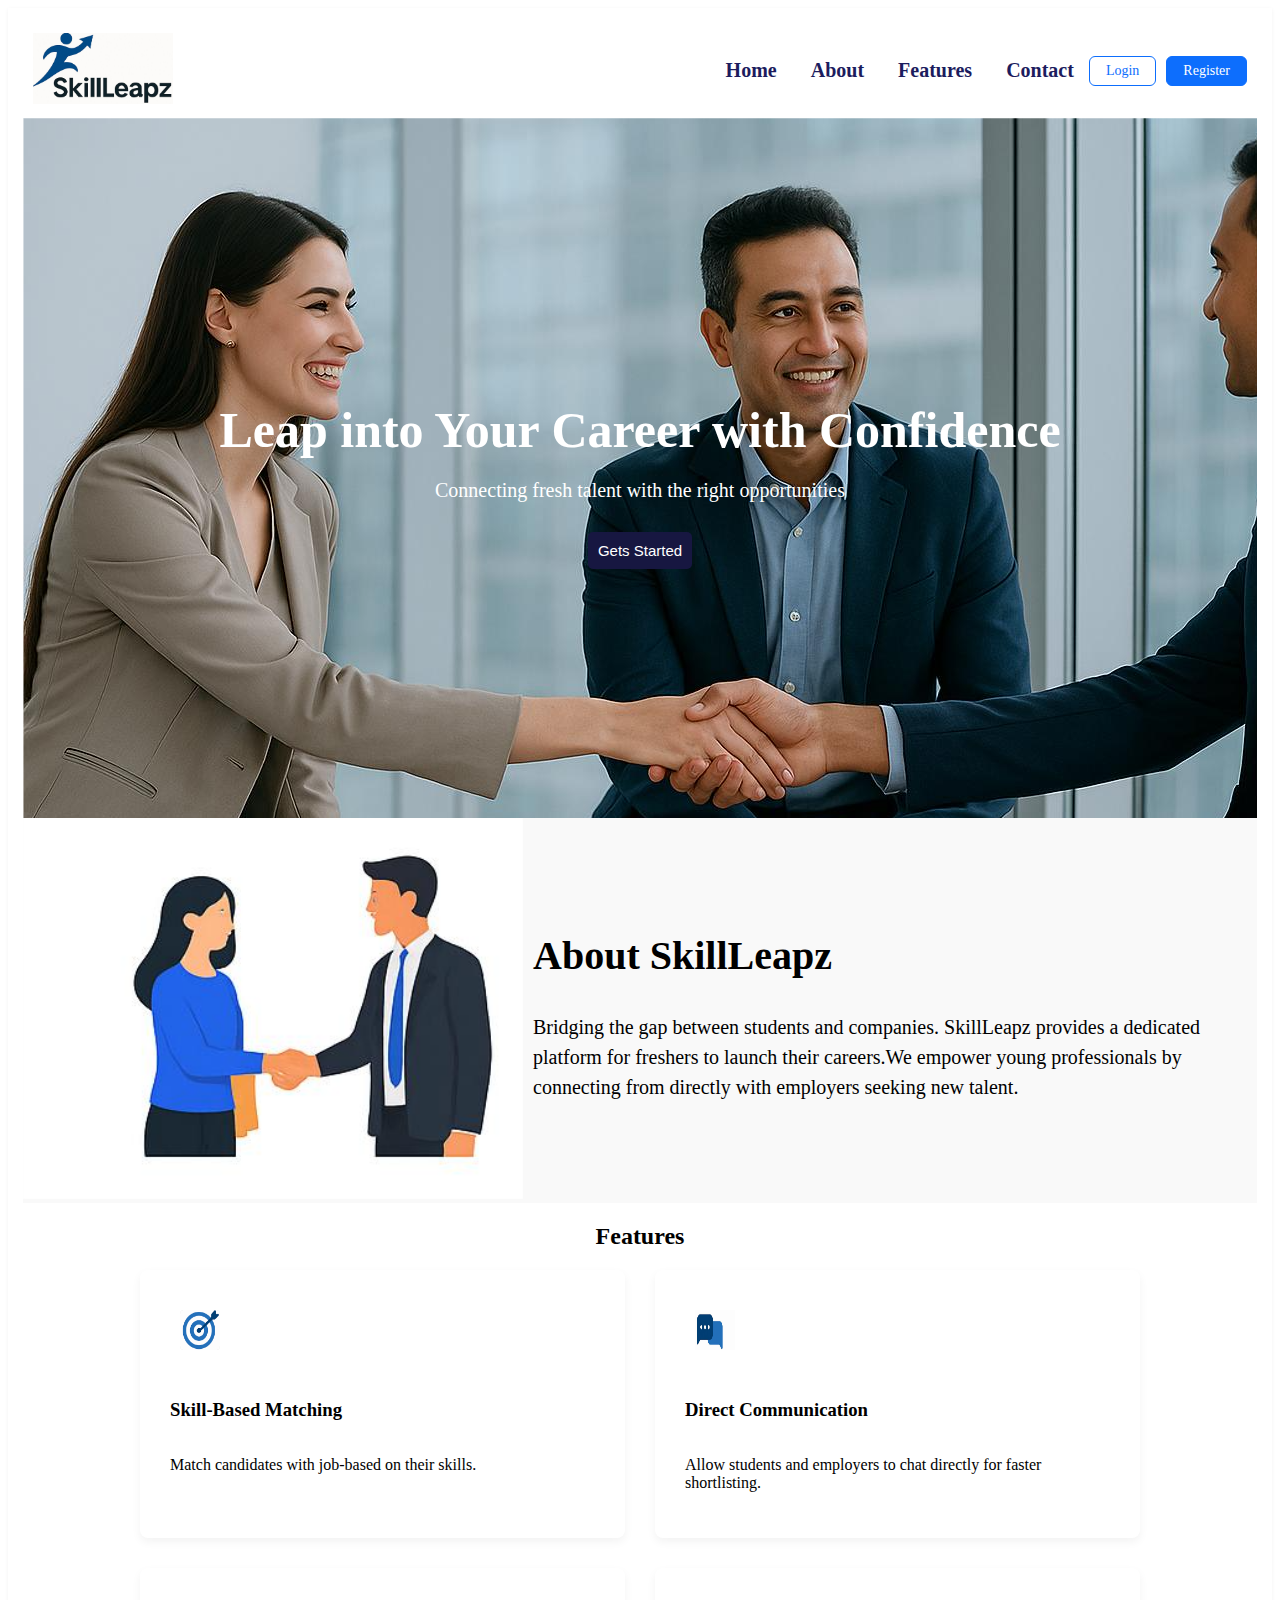
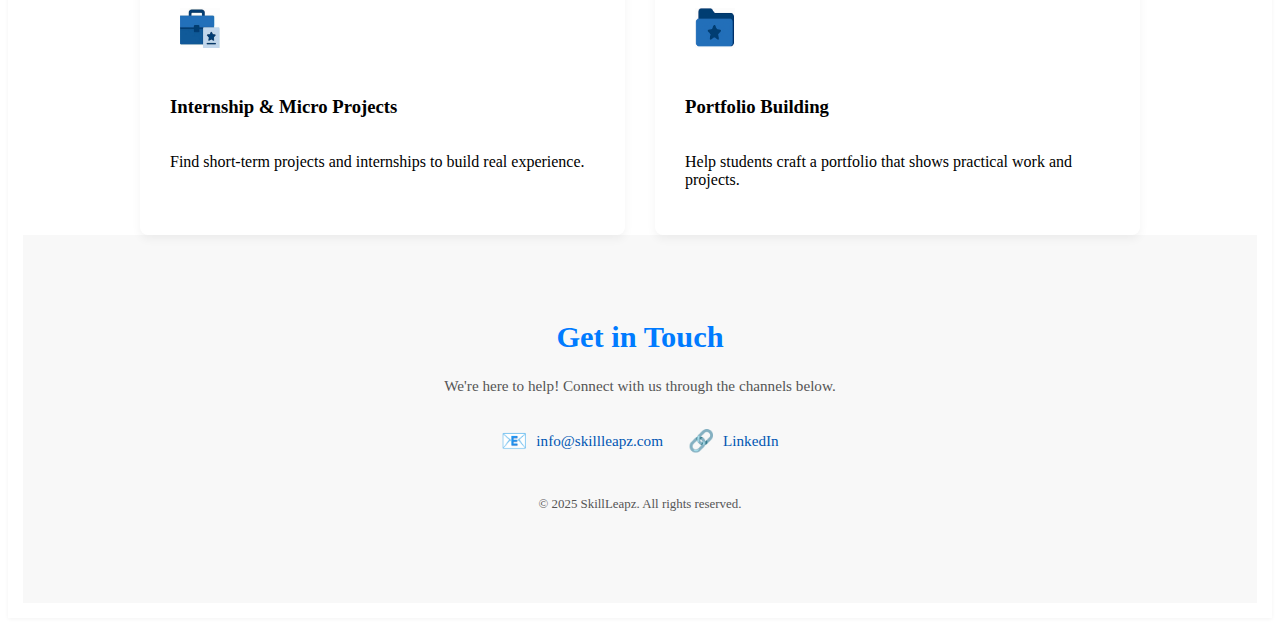
<file: files/index.html>
<!DOCTYPE html>
<html lang="en">
<head>
    <meta charset="UTF-8">
    <meta name="viewport" content="width=device-width, initial-scale=1.0">
    <title>index</title>
    <style>
    .navbar {
    background: #fff;
    padding: 15px ;
    border-bottom: none; 
    box-shadow: 0 1px 4px rgba(0,0,0,0.05);
    }
    .navbar .container {
    display: flex;
    align-items: center;
    justify-content: space-between;
    margin: 0 ;
    padding: 10px;
    }
    .nav-links{
      margin-left: auto;
    }
    .nav-links a {
    text-decoration: none;
    color: rgb(28, 28, 94);
    font-weight: bold;
    font-size: 20px;
    margin: 15px; 
  }
   .nav-links a:hover {
    color: #4169a5;
  }

  .nav-buttons {
    display: flex;
    gap: 10px;
  }
   .btn {
    padding: 6px 16px;
    font-size: 14px;
    font-weight: 500;
    border-radius: 6px; 
    text-decoration: none;
    border: 1px solid #ccc;
    transition: 0.3s;
  }

  .btn.login {
    background: white;
    color: #0d6efd;
    border: 1px solid #0d6efd;
  }

  .btn.login:hover {
    background: #0d6efd;
    color: white;
  }
    .btn.register {
    background: #0d6efd;
    color: white;
    border: 1px solid #0d6efd;
  }

  .btn.register:hover {
    background: #084298;
    border-color: #084298;
  }
  .banner{
    background-image: url(Assests/banner.png);
    height: 700px;
    display: flex;
    justify-content: center;
    align-items: center;
    color: white;
    text-align: center;
    width: 100%; 
    object-fit: cover;
  }
  .banner-content{
    padding: 20px;
    border-radius: 10px;
  }
  .banner h1{
    font-size: 50px;
    margin-bottom: 10px;
  }
  .banner p{
    font-size: 20px;
    margin-bottom: 30px;
  }
  .banner button{
    background-color:rgb(23, 23, 65) ;
    border:none;
    color: white;
    padding: 10px;
    font-size: 15px;
    border-radius: 5px;
    cursor: pointer;
  }
  .banner button :hover{
    background-color:#084298 
  }
  .about{
    
    background-color: #f9f9f9;

  }  
  .about-content {
    display: flex;
    flex-direction: row-reverse;
    align-items: center;
    justify-content: space-between;
    gap: 10px;
    
  } 
   .about-text h2 {
    font-size: 40px;
   
  }
  .about-text p {
    font-size: 20px;
    line-height: 1.5;
  }
  .about-text{
    flex: 3;
  }
  .about-image{
    flex: 1;
  }
  .about-image img {
    width: 500px;
  } 
  /* Styling for the grid container */
.features-grid {
    display: grid; /* <--- THIS IS KEY for the 2x2 layout */
    grid-template-columns: repeat(2, 1fr); /* <--- THIS IS KEY for two columns */
    gap: 30px; 
    max-width: 1000px; 
    margin: 0 auto; 
}

/* Styling for individual feature items */
.feature-item {
    background-color: #fff; 
    padding: 30px;
    border-radius: 8px; 
    box-shadow: 0 4px 10px rgba(0, 0, 0, 0.05); 
    text-align: left; 
    display: flex;
    flex-direction: column;
    align-items: flex-start;
}

.feature-item .feature-icon {
    width: 60px; 
    height: 60px;
    display: flex; 
    justify-content: center;
    align-items: center; 
    margin-bottom: 20px; 
}

.feature-item .feature-icon img {
    width: 40px; 
    height: 40px;
}

@media (max-width: 768px) {
    .features-grid {
        grid-template-columns: 1fr; 
    }
}

.contact-us-mini {
    padding: 60px 20px; 
    text-align: center;
    background-color: #f8f8f8; 
    color: #333;
    font-size: 0.95em; 
}

.contact-us-mini h2 {
    font-size: 2em; 
    margin-bottom: 20px; 
    color: #007bff;
}

.contact-us-mini p {
    max-width: 600px;
    margin: 0 auto 30px auto; 
    line-height: 1.5;
    color: #555;
}

.contact-links-mini {
    display: flex; 
    flex-wrap: wrap;
    justify-content: center; 
    gap: 25px; 
    margin-bottom: 40px; 
}

.contact-link-item {
    display: flex; 
    align-items: center;
    text-decoration: none; 
    color: #0056b3; 
    font-weight: 500;
    transition: color 0.3s ease;
}

.contact-link-item .icon {
    font-size: 1.4em; 
    margin-right: 8px; 
    color: #007bff; 
}

.contact-link-item:hover {
    color: #003f8e;
    text-decoration: underline; 
}

.copyright-text {
    font-size: 0.85em;
    color: #777;
    margin-top: 40px;
}


@media (max-width: 600px) {
    .contact-links-mini {
        flex-direction: column;
        align-items: center; 
        gap: 15px; 
    }
}



    </style>
</head>
<body>
    <header class="navbar">
  <div class="container">
    <div class="logo">
      <img src="Assests/logo.jpg" width="140px" >
    </div>
    <div class="nav-links" >
    <nav>
        <a href="#">Home</a>
        <a href="#About section">About</a>
        <a href="#Featuress">Features</a>
        <a href="#contact-section">Contact</a>
    </nav>
  </div>
    <div class="nav-buttons">
      <a href="Login.html" class="btn login">Login</a>
      <a href="Register.html" class="btn register">Register</a>
    </div>
  </div>
  <!--BANNER-->
  <section class="banner">
    <div class="banner-content">
       <h1>Leap into Your Career with Confidence </h1>
       <p> Connecting fresh talent with the right opportunities </p>
       <button>Gets Started</button>
    </div>
  </section>
  <!--ABOUT-->
  <section id="About section" class="about">
    <div class="about-content">
        <div class="about-text">
            <h2>About SkillLeapz</h2>
            <p>
                Bridging the gap between students and companies. SkillLeapz provides a dedicated platform for freshers to launch their careers.We empower young professionals by connecting from directly with employers seeking new talent. 
            </p>
        </div>
        <div class="about-image">
            <img src="Assests/about.png" >
        </div>
    </div>
</section>
<!--FEATURES-->
<section id="Featuress" class="features-section">
  <center>  <h2>Features</h2> </center>
    <div class="features-grid">
      
        <div class="feature-item">
            <div class="feature-icon">
                <img src="Assests/skill icon.png">
            </div>
            <h3>Skill-Based Matching</h3>
            <p>Match candidates with job-based on their skills.</p>
        </div>
        <div class="feature-item">
            <div class="feature-icon">
                <img src="Assests/communication.png">
            </div>
            <h3>Direct Communication</h3>
            <p>Allow students and employers to chat directly for faster shortlisting.</p>
        </div>

        <div class="feature-item">
            <div class="feature-icon">
                <img src="Assests/internship.png">
            </div>
            <h3>Internship & Micro Projects</h3>
            <p>Find short-term projects and internships to build real experience.</p>
        </div>

        <div class="feature-item">
            <div class="feature-icon">
                <img src="Assests/portfolio.png">
            </div>
            <h3>Portfolio Building</h3>
            <p>Help students craft a portfolio that shows practical work and projects.</p>
        </div>
        </div>
</section>
<!--CONTACT-->
<section id="contact-section" class="contact-us-mini">
    <h2>Get in Touch</h2>
    <p>We're here to help! Connect with us through the channels below.</p>

    <div class="contact-links-mini">
        <a href="mailto:info@skillleapz.com" class="contact-link-item">
            <span class="icon">📧</span>
            <span>info@skillleapz.com</span>
        </a>
        <a href="https://linkedin.com/company/skillleapz" target="_blank" class="contact-link-item">
            <span class="icon">🔗</span>
            <span>LinkedIn</span>
        </a>
        </div>

    <p class="copyright-text">
        &copy; 2025 SkillLeapz. All rights reserved.
    </p>
</section>
</header>
</body>
</html>
</file>
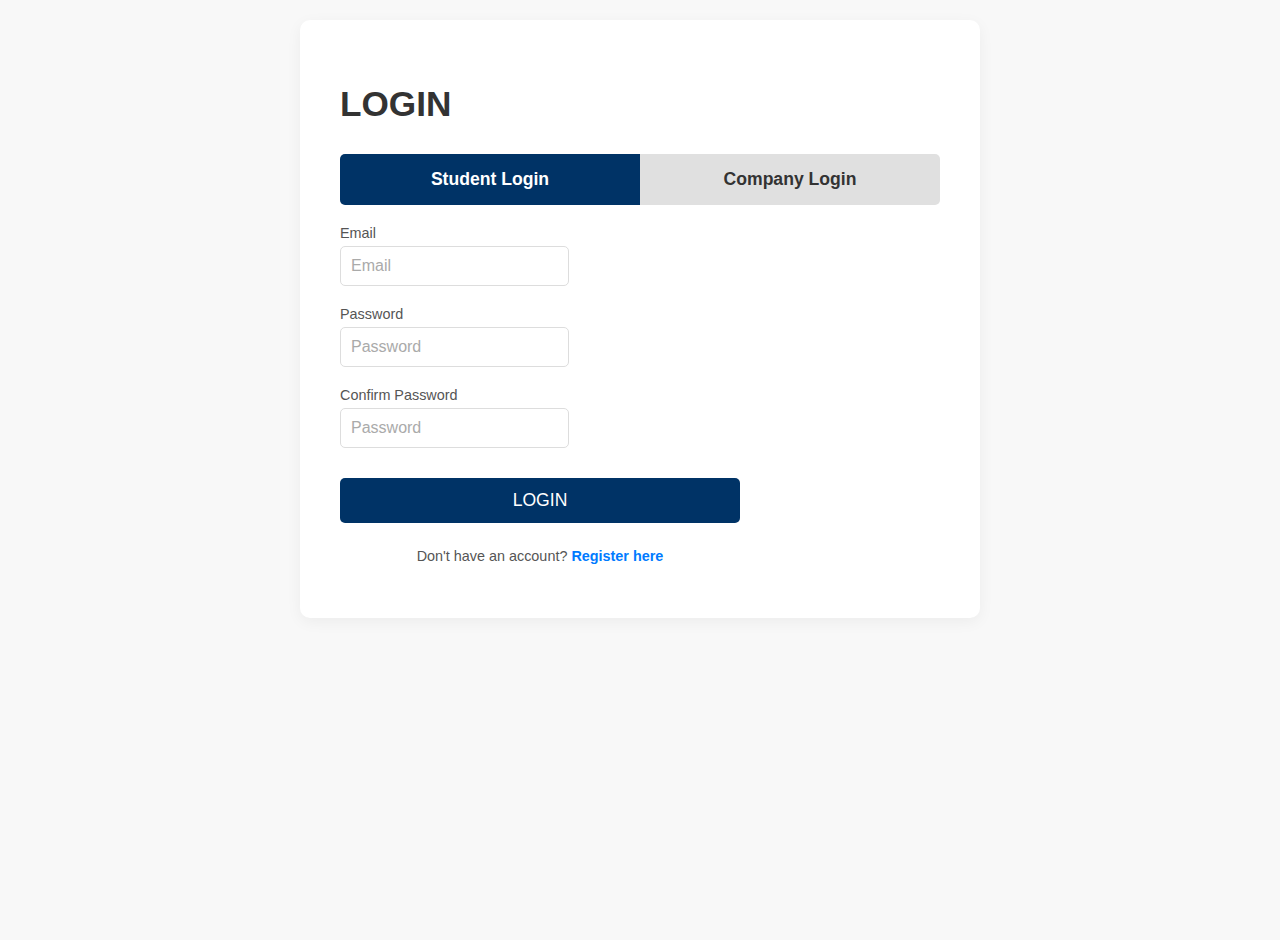
<file: files/Login.html>
<!DOCTYPE html>
<html lang="en">
<head>
    <meta charset="UTF-8">
    <meta name="viewport" content="width=device-width, initial-scale=1.0">
    <title>Login</title>
    <link rel="stylesheet" href="Login.css"> </head>
<body>
    <div class="container">
        <h1>LOGIN</h1>
        <div class="login-tabs">
            <h2 class="active">Student Login</h2>
            <h2 class="clickable">Company Login</h2>
        </div>

        <form action="Studentdash.html" method="get" class="login-form">
            <div class="form-group">
                <label for="email">Email</label>
                <input type="email" id="email" placeholder="Email" required>
            </div>
            <div class="form-group">
                <label for="password">Password</label>
                <input type="password" id="password" placeholder="Password" required>
            </div>

            <div class="form-group">
                <label for="password2"> Confirm Password</label>
                <input type="password" id="password2" placeholder="Password">
            </div>
            
            <button type="submit" class="login-button">LOGIN</button>

            <p class="register-link">Don't have an account? <a href="register.html">Register here</a></p>
        </form>

</body>
</html>
</file>
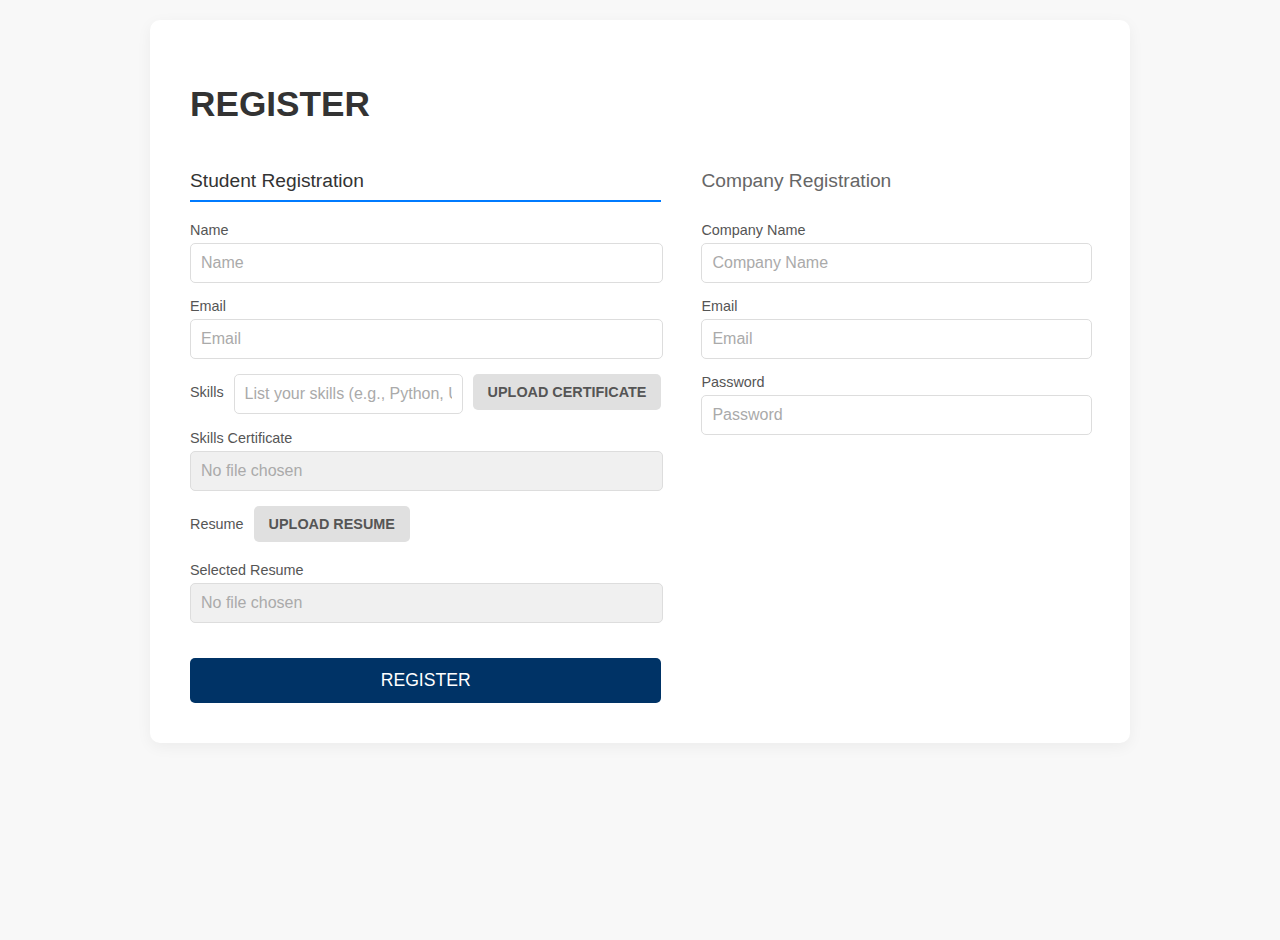
<file: files/Register.html>
<!DOCTYPE html>
<html lang="en">
<head>
    <meta charset="UTF-8">
    <meta name="viewport" content="width=device-width, initial-scale=1.0">
    <title>Register</title>
    <link rel="stylesheet" href="Register.css">
</head>
<body>
    <div class="container">
        <h1>REGISTER</h1>
        <div class="registration-forms" >
            <form action="Studentdash.html" method="get"> 
                <div class="student-registration">
                    <h2 class="active">Student Registration</h2>
                    <div class="form-group">
                        <label for="studentName">Name</label>
                        <input type="text" id="studentName" placeholder="Name" > </div>
                    <div class="form-group">
                        <label for="studentEmail">Email</label>
                        <input type="email" id="studentEmail" placeholder="Email"> </div>

                    <div class="form-group skills-upload">
                        <label for="studentSkills">Skills</label>
                        <input type="text" id="studentSkills" placeholder="List your skills (e.g., Python, UI/UX)">
                        <input type="file" id="skillsCertificateUpload" class="hidden-file-input">
                        <label for="skillsCertificateUpload" class="upload-button">UPLOAD CERTIFICATE</label>
                    </div>
                    <div class="form-group">
                        <label for="skillsCertificateDisplay">Skills Certificate</label>
                        <input type="text" id="skillsCertificateDisplay" placeholder="No file chosen" readonly>
                    </div>

                    <div class="form-group resume-upload-section">
                        <label for="studentResume">Resume</label>
                        <input type="file" id="resumeUpload" class="hidden-file-input">
                        <label for="resumeUpload" class="upload-button">UPLOAD RESUME</label>
                    </div>
                    <div class="form-group">
                        <label for="studentResumeDisplay">Selected Resume</label>
                        <input type="text" id="studentResumeDisplay" placeholder="No file chosen" readonly>
                    </div>
                    <button type="submit" class="register-button">REGISTER</button>
                </div>
            </form>

            <div class="company-registration">
                <h2 class="clickable">Company Registration</h2>
                <div class="form-group">
                    <label for="companyName">Company Name</label>
                    <input type="text" id="companyName" placeholder="Company Name" > </div>
                <div class="form-group">
                    <label for="companyEmail">Email</label>
                    <input type="email" id="companyEmail" placeholder="Email" > </div>
                <div class="form-group">
                    <label for="companyPassword">Password</label>
                    <input type="password" id="companyPassword" placeholder="Password"> </div>
                </div>
            </div>
        </div>
</body>
</html>
</file>
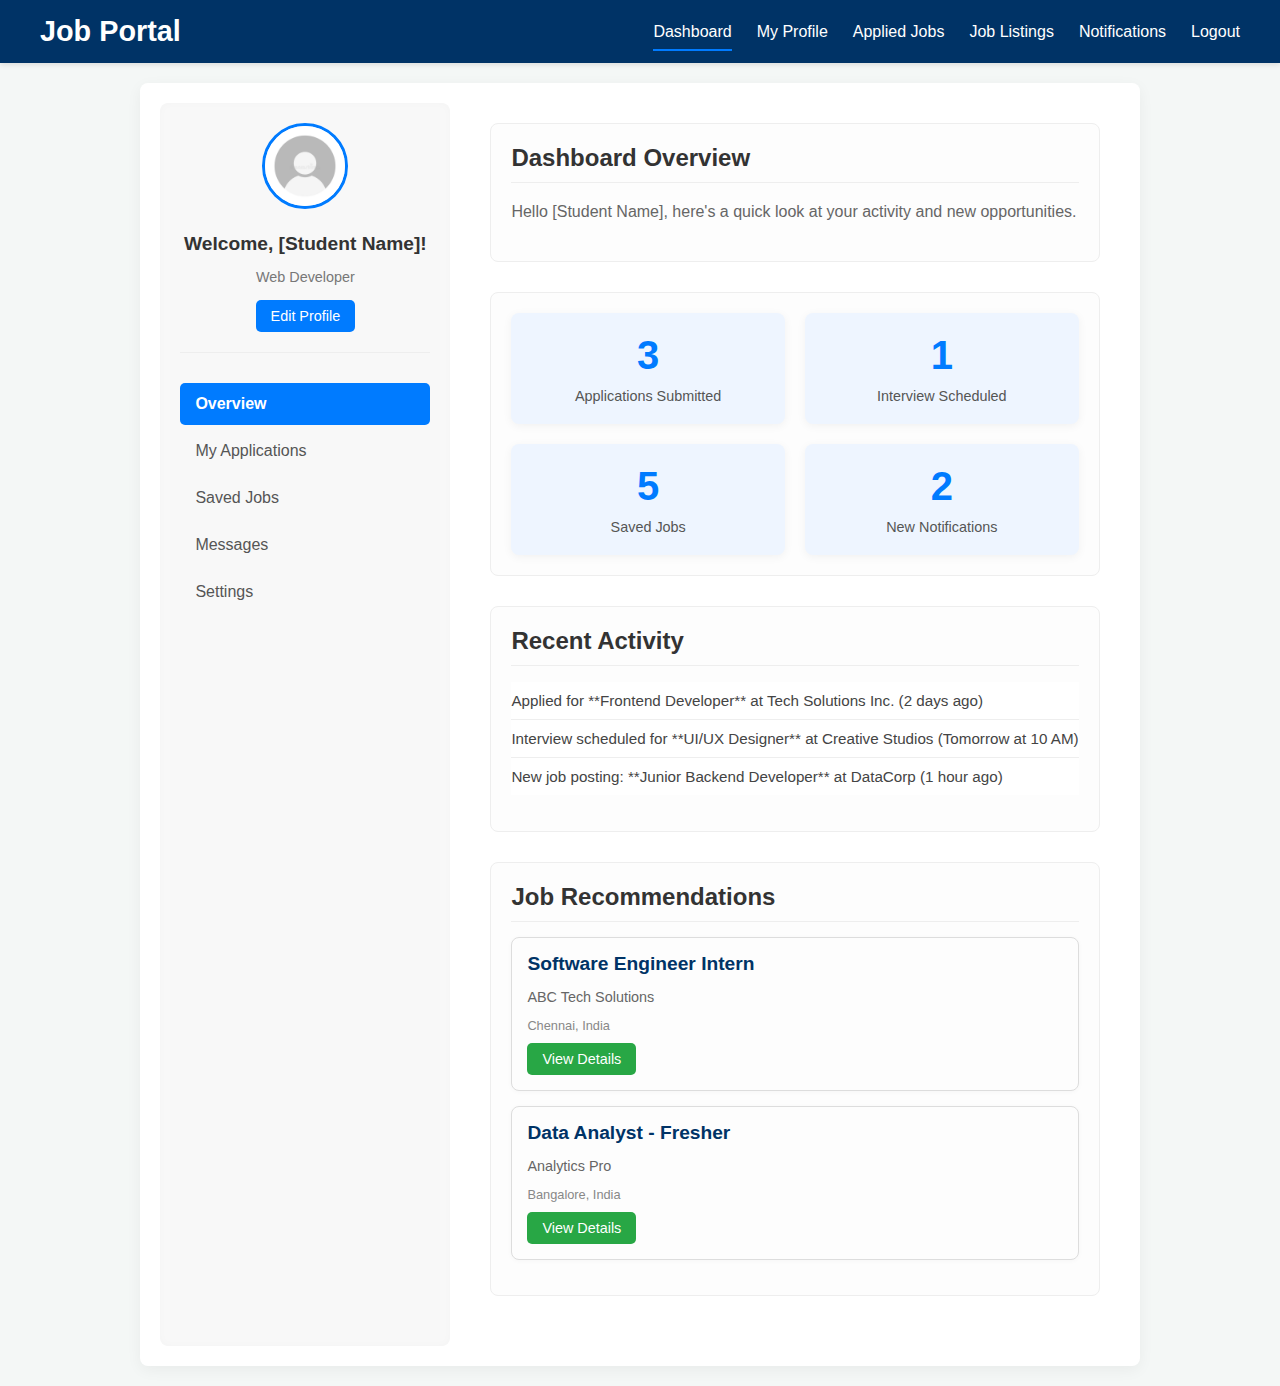
<file: files/Studentdash.html>
<!DOCTYPE html>
<html lang="en">
<head>
    <meta charset="UTF-8">
    <meta name="viewport" content="width=device-width, initial-scale=1.0">
    <title>Student Dashboard</title>
    <link rel="stylesheet" href="Studentdash.css"> </head>
<body>
    <div class="header">
        <div class="logo">Job Portal</div>
        <nav class="main-nav">
            <a href="#" class="nav-item active">Dashboard</a>
            <a href="#" class="nav-item">My Profile</a>
            <a href="#" class="nav-item">Applied Jobs</a>
            <a href="#" class="nav-item">Job Listings</a>
            <a href="#" class="nav-item">Notifications</a>
            <a href="#" class="nav-item">Logout</a>
        </nav>
    </div>

    <div class="dashboard-container">
        <aside class="sidebar">
            <div class="profile-summary">
                <img src="Assests/studentlogo.jpg"class="profile-pic">
                <h3>Welcome, [Student Name]!</h3>
                <p>Web Developer</p> <a href="#" class="edit-profile-btn">Edit Profile</a>
            </div>

            <nav class="sidebar-nav">
                <a href="#" class="sidebar-item active">Overview</a>
                <a href="#" class="sidebar-item">My Applications</a>
                <a href="#" class="sidebar-item">Saved Jobs</a>
                <a href="#" class="sidebar-item">Messages</a>
                <a href="#" class="sidebar-item">Settings</a>
            </nav>
        </aside>

        <main class="main-content">
            <section class="dashboard-section welcome-message">
                <h2>Dashboard Overview</h2>
                <p>Hello [Student Name], here's a quick look at your activity and new opportunities.</p>
            </section>

            <section class="dashboard-section stats-cards">
                <div class="card">
                    <h3>3</h3>
                    <p>Applications Submitted</p>
                </div>
                <div class="card">
                    <h3>1</h3>
                    <p>Interview Scheduled</p>
                </div>
                <div class="card">
                    <h3>5</h3>
                    <p>Saved Jobs</p>
                </div>
                <div class="card">
                    <h3>2</h3>
                    <p>New Notifications</p>
                </div>
            </section>

            <section class="dashboard-section recent-activity">
                <h2>Recent Activity</h2>
                <ul>
                    <li>Applied for **Frontend Developer** at Tech Solutions Inc. (2 days ago)</li>
                    <li>Interview scheduled for **UI/UX Designer** at Creative Studios (Tomorrow at 10 AM)</li>
                    <li>New job posting: **Junior Backend Developer** at DataCorp (1 hour ago)</li>
                </ul>
            </section>

            <section class="dashboard-section job-recommendations">
                <h2>Job Recommendations</h2>
                <div class="job-card">
                    <h3>Software Engineer Intern</h3>
                    <p>ABC Tech Solutions</p>
                    <p class="location">Chennai, India</p>
                    <a href="#" class="view-job-btn">View Details</a>
                </div>
                <div class="job-card">
                    <h3>Data Analyst - Fresher</h3>
                    <p>Analytics Pro</p>
                    <p class="location">Bangalore, India</p>
                    <a href="#" class="view-job-btn">View Details</a>
                </div>
                </section>
        </main>
    </div>
</body>
</html>
</file>
<file: files/Login.css>
body {
    font-family: Arial, sans-serif;
    background-color: #f8f8f8;
    display: flex;
    justify-content: center;
    align-items: flex-start; 
    min-height: 100vh;
    margin: 20px;
    box-sizing: border-box;
}

.container {
    background-color: #ffffff;
    padding: 40px;
    border-radius: 10px;
    box-shadow: 0 4px 15px rgba(0, 0, 0, 0.05);
    width: 600px; 
    display: flex;
    flex-direction: column;
    position: relative; 
}

h1 {
    color: #333;
    margin-bottom: 30px;
    font-size: 2.2em;
    font-weight: bold;
    text-align: left;
}

.login-tabs {
    display: flex;
    margin-bottom: 20px;
    border-radius: 5px;
    overflow: hidden; 
}

.login-tabs h2 {
    flex: 1;
    padding: 15px 0;
    text-align: center;
    font-size: 1.1em;
    font-weight: bold;
    cursor: pointer;
    transition: background-color 0.3s ease, color 0.3s ease;
    margin: 0; 
    position: relative; 
    color: #333; 
    background-color: #e0e0e0; 
}

.login-tabs h2.active {
    background-color: #003366; 
    color: white;
}

.login-tabs h2.clickable:hover {
    background-color: #d0d0d0; 
}

.login-tabs h2.active:hover {
    background-color: #002244; 
}

.login-form {
    display: flex;
    flex-direction: column;
    padding-right: 200px; 
    position: relative;
    z-index: 2;
}

.form-group {
    margin-bottom: 20px;
}

.form-group label {
    display: block;
    margin-bottom: 5px;
    color: #555;
    font-size: 0.9em;
}

input[type="email"],
input[type="password"] {
   
    padding: 10px;
    border: 1px solid #ddd;
    border-radius: 5px;
    font-size: 1em;
    color: #333;
}

input::placeholder {
    color: #aaa;
}

.login-button {
    background-color: #003366; 
    color: white;
    padding: 12px 20px;
    border: none;
    border-radius: 5px;
    cursor: pointer;
    font-size: 1.1em;
    margin-top: 10px;
    width: 100%;
}

.login-button:hover {
    background-color: #002244;
}

.register-link {
    text-align: center;
    margin-top: 25px;
    font-size: 0.9em;
    color: #555;
}

.register-link a {
    color: #007bff; 
    text-decoration: none;
    font-weight: bold;
}

.register-link a:hover {
    text-decoration: underline;
}
</file>
<file: files/Register.css>
body {
    font-family: Arial, sans-serif;
    background-color: #f8f8f8;
    display: flex;
    justify-content: center;
    align-items: flex-start;
    min-height: 100vh;
    margin: 20px;
    box-sizing: border-box;
}

.container {
    background-color: #ffffff;
    padding: 40px;
    border-radius: 10px;
    box-shadow: 0 4px 15px rgba(0, 0, 0, 0.05);
    width: 900px;
    display: flex;
    flex-direction: column;
}

h1 {
    color: #333;
    margin-bottom: 30px;
    font-size: 2.2em;
    font-weight: bold;
    text-align: left;
}

.registration-forms {
    display: flex;
    flex-wrap: nowrap;
    justify-content: space-between;
    gap: 40px;
    width: 100%;
}

.student-registration,
.company-registration {
    flex: 1;
    min-width: 380px;
    display: flex;
    flex-direction: column;
}

h2 {
    font-size: 1.2em;
    font-weight: normal;
    padding-bottom: 10px;
    margin-bottom: 20px;
    position: relative;
}

h2.active {
    color: #333;
}

h2.active::after {
    content: '';
    position: absolute;
    left: 0;
    bottom: 0;
    width: 100%;
    height: 2px;
    background-color: #007bff;
}

h2.clickable {
    color: #666;
    cursor: pointer;
    transition: color 0.3s ease;
}

h2.clickable:hover {
    color: #007bff;
}

.form-group {
    margin-bottom: 15px;
}

.form-group label {
    display: block;
    margin-bottom: 5px;
    color: #555;
    font-size: 0.9em;
}

input[type="text"],
input[type="email"],
input[type="password"] {
    width: calc(100% - 20px);
    padding: 10px;
    border: 1px solid #ddd;
    border-radius: 5px;
    font-size: 1em;
    color: #333;
}

input::placeholder {
    color: #aaa;
}

#studentSkills {
    flex-grow: 1;
    min-width: 150px;
}

.skills-upload, .resume-upload-section {
    display: flex;
    align-items: center;
    gap: 10px;
}

.hidden-file-input {
    display: none;
}

.upload-button {
    background-color: #e0e0e0;
    color: #333;
    border: none;
    padding: 10px 15px;
    border-radius: 5px;
    cursor: pointer;
    font-weight: bold;
    flex-shrink: 0;
    display: inline-block;
    text-align: center;
    line-height: normal;
}

.upload-button:hover {
    background-color: #d0d0d0;
}

input[type="text"][readonly] {
    cursor: default;
    background-color: #f0f0f0;
}

.register-button {
    background-color: #003366;
    color: white;
    padding: 12px 20px;
    border: none;
    border-radius: 5px;
    cursor: pointer;
    font-size: 1.1em;
    margin-top: 20px;
    width: 100%;
}

.register-button:hover {
    background-color: #002244;
}

.company-registration {
    position: relative;
    padding-bottom: 150px;
}

.company-registration::after {
    content: '';
    position: absolute;
    bottom: 0px;
    right: 0px;
    width: 180px;
    height: 180px;
    
}
</file>
<file: files/Studentdash.css>
body {
    font-family: Arial, sans-serif;
    margin: 0;
    background-color: #f4f7f6;
    display: flex;
    flex-direction: column;
    min-height: 100vh;
}

/* Header Styles */
.header {
    background-color: #003366; 
    color: white;
    padding: 15px 40px;
    display: flex;
    justify-content: space-between;
    align-items: center;
    box-shadow: 0 2px 5px rgba(0,0,0,0.1);
}

.logo {
    font-size: 1.8em;
    font-weight: bold;
}

.main-nav {
    display: flex;
    gap: 25px;
}

.main-nav .nav-item {
    color: white;
    text-decoration: none;
    font-size: 1em;
    padding: 5px 0;
    position: relative;
    transition: color 0.3s ease;
}

.main-nav .nav-item:hover {
    color: #e0e0e0;
}

.main-nav .nav-item.active::after {
    content: '';
    position: absolute;
    left: 0;
    bottom: -5px;
    width: 100%;
    height: 2px;
    background-color: #007bff; 
}

/* Dashboard Layout */
.dashboard-container {
    display: flex;
    flex: 1; 
    padding: 20px;
    gap: 20px;
    max-width: 1200px; 
    margin: 20px auto; 
    background-color: #fff;
    border-radius: 8px;
    box-shadow: 0 4px 15px rgba(0, 0, 0, 0.05);
}

/* Sidebar Styles */
.sidebar {
    flex-basis: 250px; 
    flex-shrink: 0;
    background-color: #f8f8f8;
    padding: 20px;
    border-radius: 8px;
    box-shadow: inset 0 0 10px rgba(0,0,0,0.02);
}

.profile-summary {
    text-align: center;
    margin-bottom: 30px;
    padding-bottom: 20px;
    border-bottom: 1px solid #eee;
}

.profile-pic {
    width: 80px;
    height: 80px;
    border-radius: 50%;
    object-fit: cover;
    margin-bottom: 10px;
    border: 3px solid #007bff;
}

.profile-summary h3 {
    margin: 10px 0 5px;
    color: #333;
    font-size: 1.2em;
}

.profile-summary p {
    color: #777;
    font-size: 0.9em;
    margin-bottom: 15px;
}

.edit-profile-btn {
    display: inline-block;
    background-color: #007bff;
    color: white;
    padding: 8px 15px;
    border-radius: 5px;
    text-decoration: none;
    font-size: 0.9em;
    transition: background-color 0.3s ease;
}

.edit-profile-btn:hover {
    background-color: #0056b3;
}

.sidebar-nav {
    display: flex;
    flex-direction: column;
}

.sidebar-nav .sidebar-item {
    text-decoration: none;
    color: #555;
    padding: 12px 15px;
    margin-bottom: 5px;
    border-radius: 5px;
    transition: background-color 0.3s ease, color 0.3s ease;
}

.sidebar-nav .sidebar-item:hover {
    background-color: #e9e9e9;
    color: #333;
}

.sidebar-nav .sidebar-item.active {
    background-color: #007bff;
    color: white;
    font-weight: bold;
}

/* Main Content Styles */
.main-content {
    flex: 3; 
    background-color: #fff;
    padding: 20px;
    border-radius: 8px;
}

.dashboard-section {
    margin-bottom: 30px;
    background-color: #fdfdfd;
    padding: 20px;
    border-radius: 8px;
    border: 1px solid #eee;
}

.dashboard-section h2 {
    color: #333;
    margin-top: 0;
    margin-bottom: 15px;
    font-size: 1.5em;
    border-bottom: 1px solid #eee;
    padding-bottom: 10px;
}

.welcome-message p {
    color: #666;
    line-height: 1.6;
}

.stats-cards {
    display: grid;
    grid-template-columns: repeat(auto-fit, minmax(180px, 1fr));
    gap: 20px;
    text-align: center;
}

.stats-cards .card {
    background-color: #eef5ff; 
    padding: 20px;
    border-radius: 8px;
    box-shadow: 0 2px 10px rgba(0,0,0,0.05);
}

.stats-cards .card h3 {
    font-size: 2.5em;
    color: #007bff;
    margin: 0 0 10px;
}

.stats-cards .card p {
    font-size: 0.9em;
    color: #555;
    margin: 0;
}

.recent-activity ul {
    list-style: none;
    padding: 0;
}

.recent-activity ul li {
    background-color: #fff;
    border-bottom: 1px solid #eee;
    padding: 10px 0;
    color: #444;
    font-size: 0.95em;
}

.recent-activity ul li:last-child {
    border-bottom: none;
}

.job-recommendations .job-card {
    background-color: #fdfdfd;
    border: 1px solid #ddd;
    border-radius: 8px;
    padding: 15px;
    margin-bottom: 15px;
    box-shadow: 0 1px 5px rgba(0,0,0,0.03);
}

.job-recommendations .job-card h3 {
    font-size: 1.2em;
    color: #003366;
    margin: 0 0 5px;
}

.job-recommendations .job-card p {
    font-size: 0.9em;
    color: #666;
    margin-bottom: 5px;
}

.job-recommendations .job-card .location {
    font-size: 0.8em;
    color: #888;
    margin-bottom: 10px;
}

.job-recommendations .job-card .view-job-btn {
    display: inline-block;
    background-color: #28a745; 
    color: white;
    padding: 8px 15px;
    border-radius: 5px;
    text-decoration: none;
    font-size: 0.9em;
    transition: background-color 0.3s ease;
}

.job-recommendations .job-card .view-job-btn:hover {
    background-color: #218838;
}


@media (max-width: 768px) {
    .header {
        flex-direction: column;
        align-items: flex-start;
        padding: 15px 20px;
    }

    .main-nav {
        margin-top: 10px;
        flex-wrap: wrap;
        justify-content: center;
        gap: 15px;
    }

    .dashboard-container {
        flex-direction: column;
        padding: 15px;
        margin: 15px auto;
    }

    .sidebar {
        flex-basis: auto;
        width: 100%;
    }

    .main-content {
        padding: 15px;
    }

    .stats-cards {
        grid-template-columns: repeat(auto-fit, minmax(140px, 1fr));
    }
}
</file>
